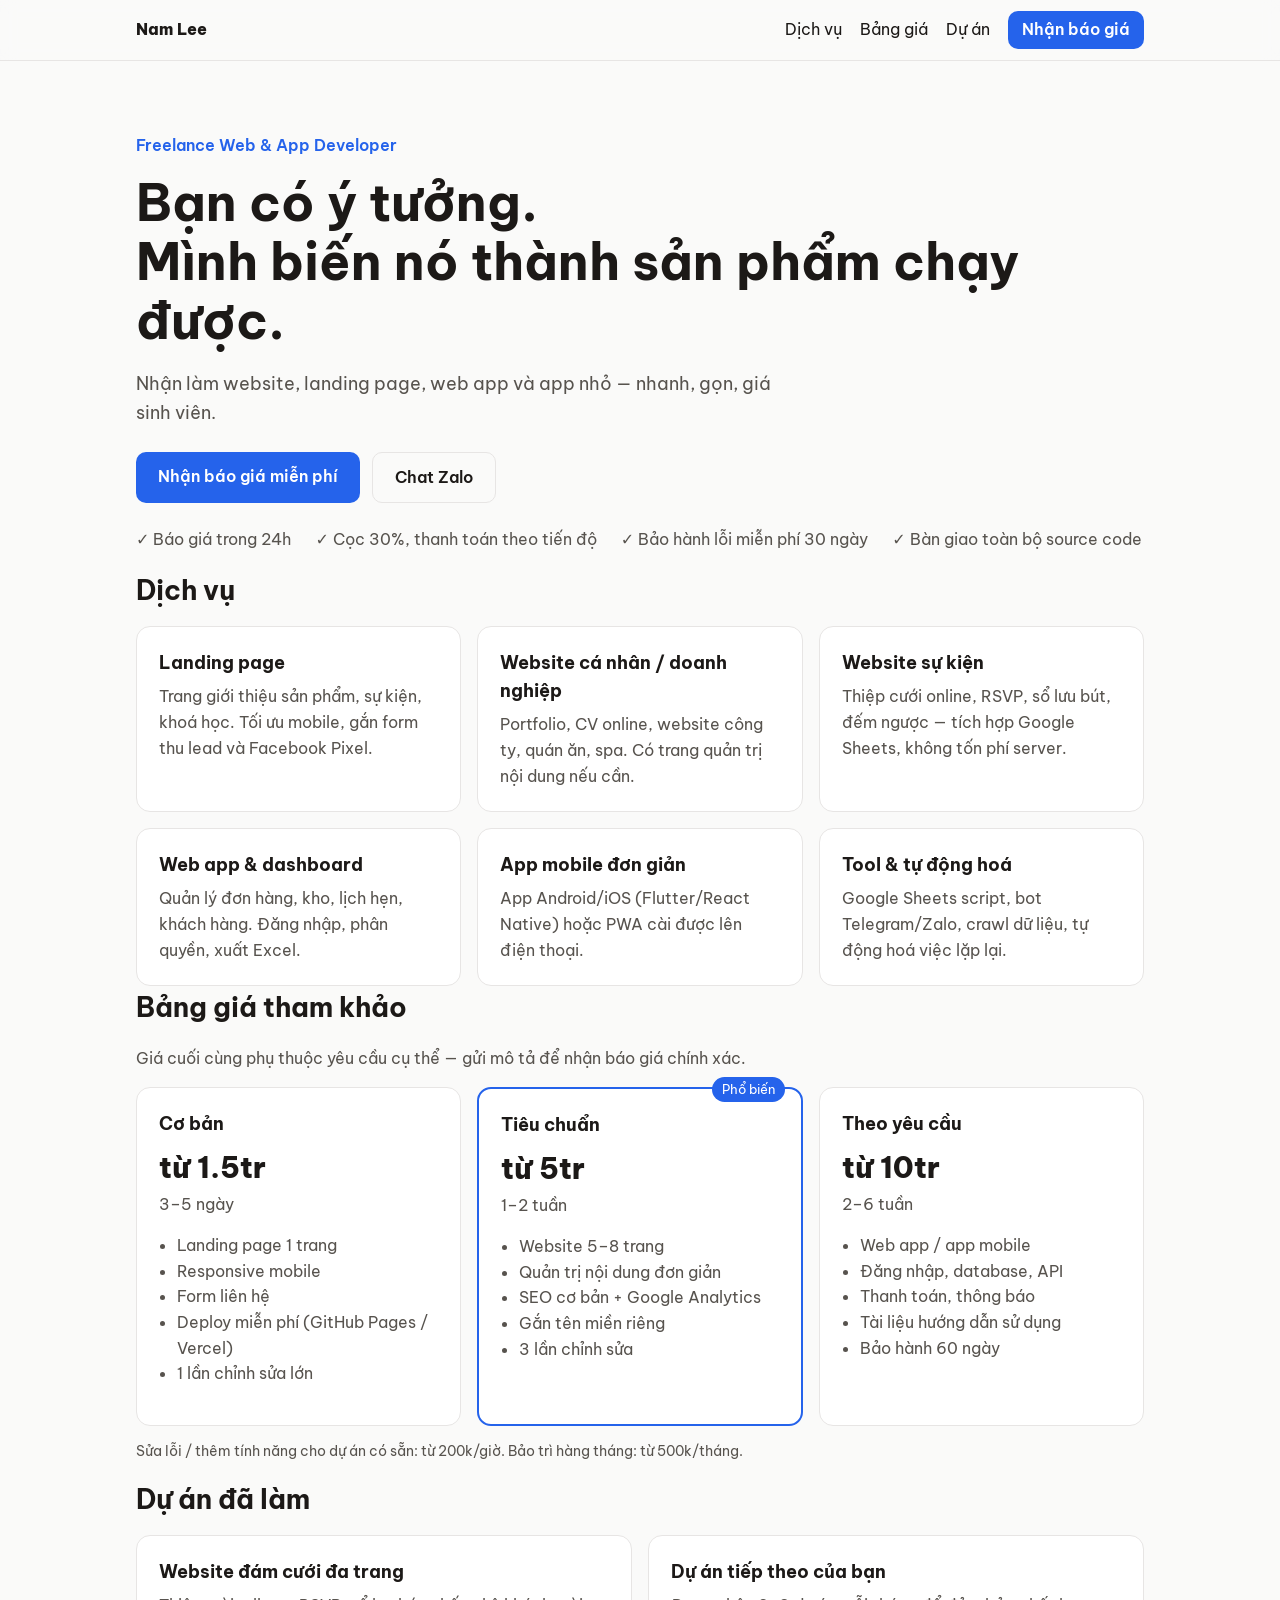
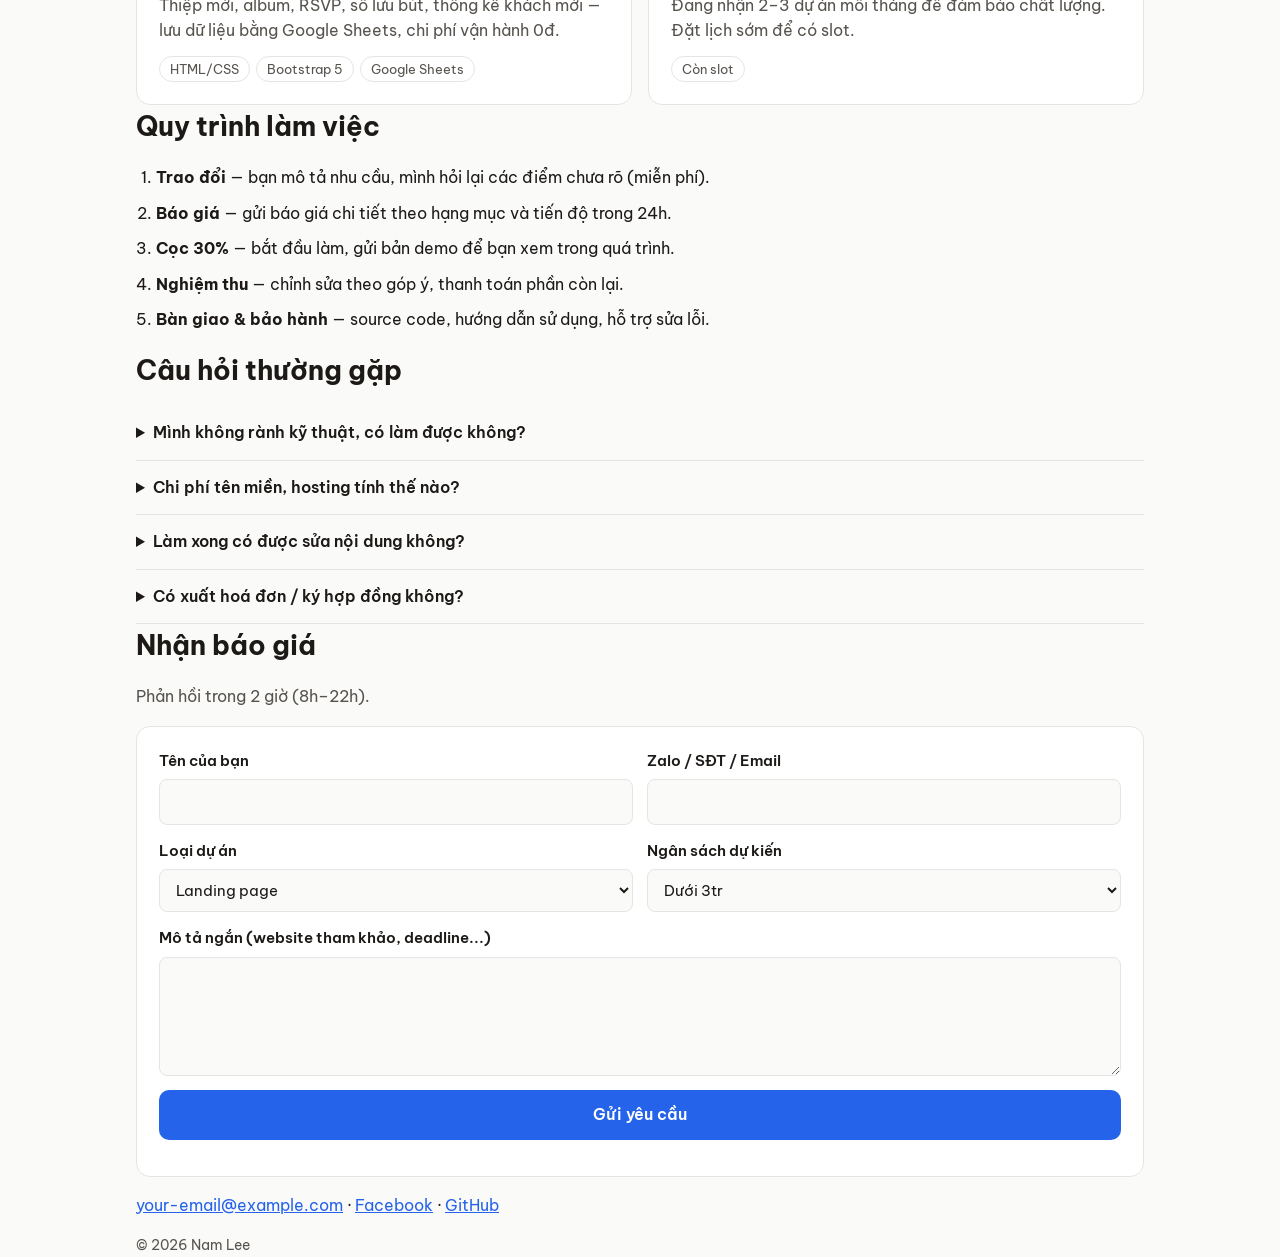
<file: freelance/index.html>
<!doctype html>
<html lang="vi">
<head>
  <meta charset="utf-8">
  <meta name="viewport" content="width=device-width, initial-scale=1">
  <title>Nhận làm Website & App</title>
  <meta name="description" content="Nhận thiết kế website, landing page, web app, app mobile và tool tự động hoá cho cá nhân, shop online và doanh nghiệp nhỏ.">
  <meta property="og:title" content="Nhận làm Website & App theo yêu cầu">
  <meta property="og:description" content="Landing page, website bán hàng, web app, tool tự động hoá. Báo giá trong 24h.">
  <link rel="preconnect" href="https://fonts.googleapis.com">
  <link href="https://fonts.googleapis.com/css2?family=Be+Vietnam+Pro:wght@400;600;800&display=swap" rel="stylesheet">
  <link rel="stylesheet" href="assets/style.css">
</head>
<body>
  <header class="nav">
    <div class="wrap nav-inner">
      <a href="#" class="brand" data-bind="name">Nam Lee</a>
      <nav>
        <a href="#services">Dịch vụ</a>
        <a href="#pricing">Bảng giá</a>
        <a href="#work">Dự án</a>
        <a href="#contact" class="btn btn-sm">Nhận báo giá</a>
      </nav>
    </div>
  </header>

  <main>
    <section class="hero wrap">
      <p class="eyebrow" data-bind="title">Freelance Web & App Developer</p>
      <h1>Bạn có ý tưởng.<br>Mình biến nó thành sản phẩm chạy được.</h1>
      <p class="lead" data-bind="tagline"></p>
      <div class="cta">
        <a href="#contact" class="btn">Nhận báo giá miễn phí</a>
        <a id="zalo-link" href="#" class="btn btn-ghost" target="_blank" rel="noopener">Chat Zalo</a>
      </div>
      <ul class="trust">
        <li>✓ Báo giá trong 24h</li>
        <li>✓ Cọc 30%, thanh toán theo tiến độ</li>
        <li>✓ Bảo hành lỗi miễn phí 30 ngày</li>
        <li>✓ Bàn giao toàn bộ source code</li>
      </ul>
    </section>

    <section id="services" class="wrap">
      <h2>Dịch vụ</h2>
      <div class="grid">
        <article class="card"><h3>Landing page</h3><p>Trang giới thiệu sản phẩm, sự kiện, khoá học. Tối ưu mobile, gắn form thu lead và Facebook Pixel.</p></article>
        <article class="card"><h3>Website cá nhân / doanh nghiệp</h3><p>Portfolio, CV online, website công ty, quán ăn, spa. Có trang quản trị nội dung nếu cần.</p></article>
        <article class="card"><h3>Website sự kiện</h3><p>Thiệp cưới online, RSVP, sổ lưu bút, đếm ngược — tích hợp Google Sheets, không tốn phí server.</p></article>
        <article class="card"><h3>Web app & dashboard</h3><p>Quản lý đơn hàng, kho, lịch hẹn, khách hàng. Đăng nhập, phân quyền, xuất Excel.</p></article>
        <article class="card"><h3>App mobile đơn giản</h3><p>App Android/iOS (Flutter/React Native) hoặc PWA cài được lên điện thoại.</p></article>
        <article class="card"><h3>Tool & tự động hoá</h3><p>Google Sheets script, bot Telegram/Zalo, crawl dữ liệu, tự động hoá việc lặp lại.</p></article>
      </div>
    </section>

    <section id="pricing" class="wrap">
      <h2>Bảng giá tham khảo</h2>
      <p class="muted">Giá cuối cùng phụ thuộc yêu cầu cụ thể — gửi mô tả để nhận báo giá chính xác.</p>
      <div class="grid grid-3">
        <article class="card price">
          <h3>Cơ bản</h3>
          <p class="amount">từ 1.5tr</p>
          <p class="muted">3–5 ngày</p>
          <ul><li>Landing page 1 trang</li><li>Responsive mobile</li><li>Form liên hệ</li><li>Deploy miễn phí (GitHub Pages / Vercel)</li><li>1 lần chỉnh sửa lớn</li></ul>
        </article>
        <article class="card price featured">
          <span class="badge">Phổ biến</span>
          <h3>Tiêu chuẩn</h3>
          <p class="amount">từ 5tr</p>
          <p class="muted">1–2 tuần</p>
          <ul><li>Website 5–8 trang</li><li>Quản trị nội dung đơn giản</li><li>SEO cơ bản + Google Analytics</li><li>Gắn tên miền riêng</li><li>3 lần chỉnh sửa</li></ul>
        </article>
        <article class="card price">
          <h3>Theo yêu cầu</h3>
          <p class="amount">từ 10tr</p>
          <p class="muted">2–6 tuần</p>
          <ul><li>Web app / app mobile</li><li>Đăng nhập, database, API</li><li>Thanh toán, thông báo</li><li>Tài liệu hướng dẫn sử dụng</li><li>Bảo hành 60 ngày</li></ul>
        </article>
      </div>
      <p class="muted small">Sửa lỗi / thêm tính năng cho dự án có sẵn: từ 200k/giờ. Bảo trì hàng tháng: từ 500k/tháng.</p>
    </section>

    <section id="work" class="wrap">
      <h2>Dự án đã làm</h2>
      <div class="grid">
        <a class="card work" href="../index.html">
          <h3>Website đám cưới đa trang</h3>
          <p>Thiệp mời, album, RSVP, sổ lưu bút, thống kê khách mời — lưu dữ liệu bằng Google Sheets, chi phí vận hành 0đ.</p>
          <p class="tags"><span>HTML/CSS</span><span>Bootstrap 5</span><span>Google Sheets</span></p>
        </a>
        <a class="card work" href="#contact">
          <h3>Dự án tiếp theo của bạn</h3>
          <p>Đang nhận 2–3 dự án mỗi tháng để đảm bảo chất lượng. Đặt lịch sớm để có slot.</p>
          <p class="tags"><span>Còn slot</span></p>
        </a>
      </div>
    </section>

    <section id="process" class="wrap">
      <h2>Quy trình làm việc</h2>
      <ol class="steps">
        <li><b>Trao đổi</b> — bạn mô tả nhu cầu, mình hỏi lại các điểm chưa rõ (miễn phí).</li>
        <li><b>Báo giá</b> — gửi báo giá chi tiết theo hạng mục và tiến độ trong 24h.</li>
        <li><b>Cọc 30%</b> — bắt đầu làm, gửi bản demo để bạn xem trong quá trình.</li>
        <li><b>Nghiệm thu</b> — chỉnh sửa theo góp ý, thanh toán phần còn lại.</li>
        <li><b>Bàn giao & bảo hành</b> — source code, hướng dẫn sử dụng, hỗ trợ sửa lỗi.</li>
      </ol>
    </section>

    <section id="faq" class="wrap">
      <h2>Câu hỏi thường gặp</h2>
      <details><summary>Mình không rành kỹ thuật, có làm được không?</summary><p>Được. Bạn chỉ cần mô tả bằng lời hoặc gửi website mẫu bạn thích, phần kỹ thuật mình lo.</p></details>
      <details><summary>Chi phí tên miền, hosting tính thế nào?</summary><p>Website tĩnh có thể host miễn phí. Tên miền .com khoảng 300k/năm, đăng ký đứng tên bạn.</p></details>
      <details><summary>Làm xong có được sửa nội dung không?</summary><p>Có. Mình hướng dẫn cách tự sửa, hoặc làm trang quản trị nếu bạn cần cập nhật thường xuyên.</p></details>
      <details><summary>Có xuất hoá đơn / ký hợp đồng không?</summary><p>Có hợp đồng dịch vụ rõ phạm vi, tiến độ, chi phí cho mọi dự án từ gói Tiêu chuẩn trở lên.</p></details>
    </section>

    <section id="contact" class="wrap">
      <h2>Nhận báo giá</h2>
      <p class="muted">Phản hồi <span data-bind="responseTime"></span>.</p>
      <form id="lead-form" class="card form">
        <label>Tên của bạn<input name="name" required></label>
        <label>Zalo / SĐT / Email<input name="contact" required></label>
        <label>Loại dự án
          <select name="type">
            <option>Landing page</option><option>Website</option><option>Website sự kiện / thiệp cưới</option>
            <option>Web app / dashboard</option><option>App mobile</option><option>Tool / tự động hoá</option><option>Sửa lỗi / bảo trì</option>
          </select>
        </label>
        <label>Ngân sách dự kiến
          <select name="budget"><option>Dưới 3tr</option><option>3–7tr</option><option>7–15tr</option><option>Trên 15tr</option><option>Chưa rõ</option></select>
        </label>
        <label class="full">Mô tả ngắn (website tham khảo, deadline...)<textarea name="message" rows="4" required></textarea></label>
        <button class="btn full" type="submit">Gửi yêu cầu</button>
        <p id="form-status" class="full muted" role="status"></p>
      </form>
      <p class="links">
        <a id="email-link" href="#"></a> · <a id="fb-link" href="#" target="_blank" rel="noopener">Facebook</a> · <a id="gh-link" href="#" target="_blank" rel="noopener">GitHub</a>
      </p>
    </section>
  </main>

  <footer class="wrap muted small">© <span id="year"></span> <span data-bind="name"></span></footer>

  <script src="assets/config.js"></script>
  <script src="assets/main.js"></script>
</body>
</html>
</file>
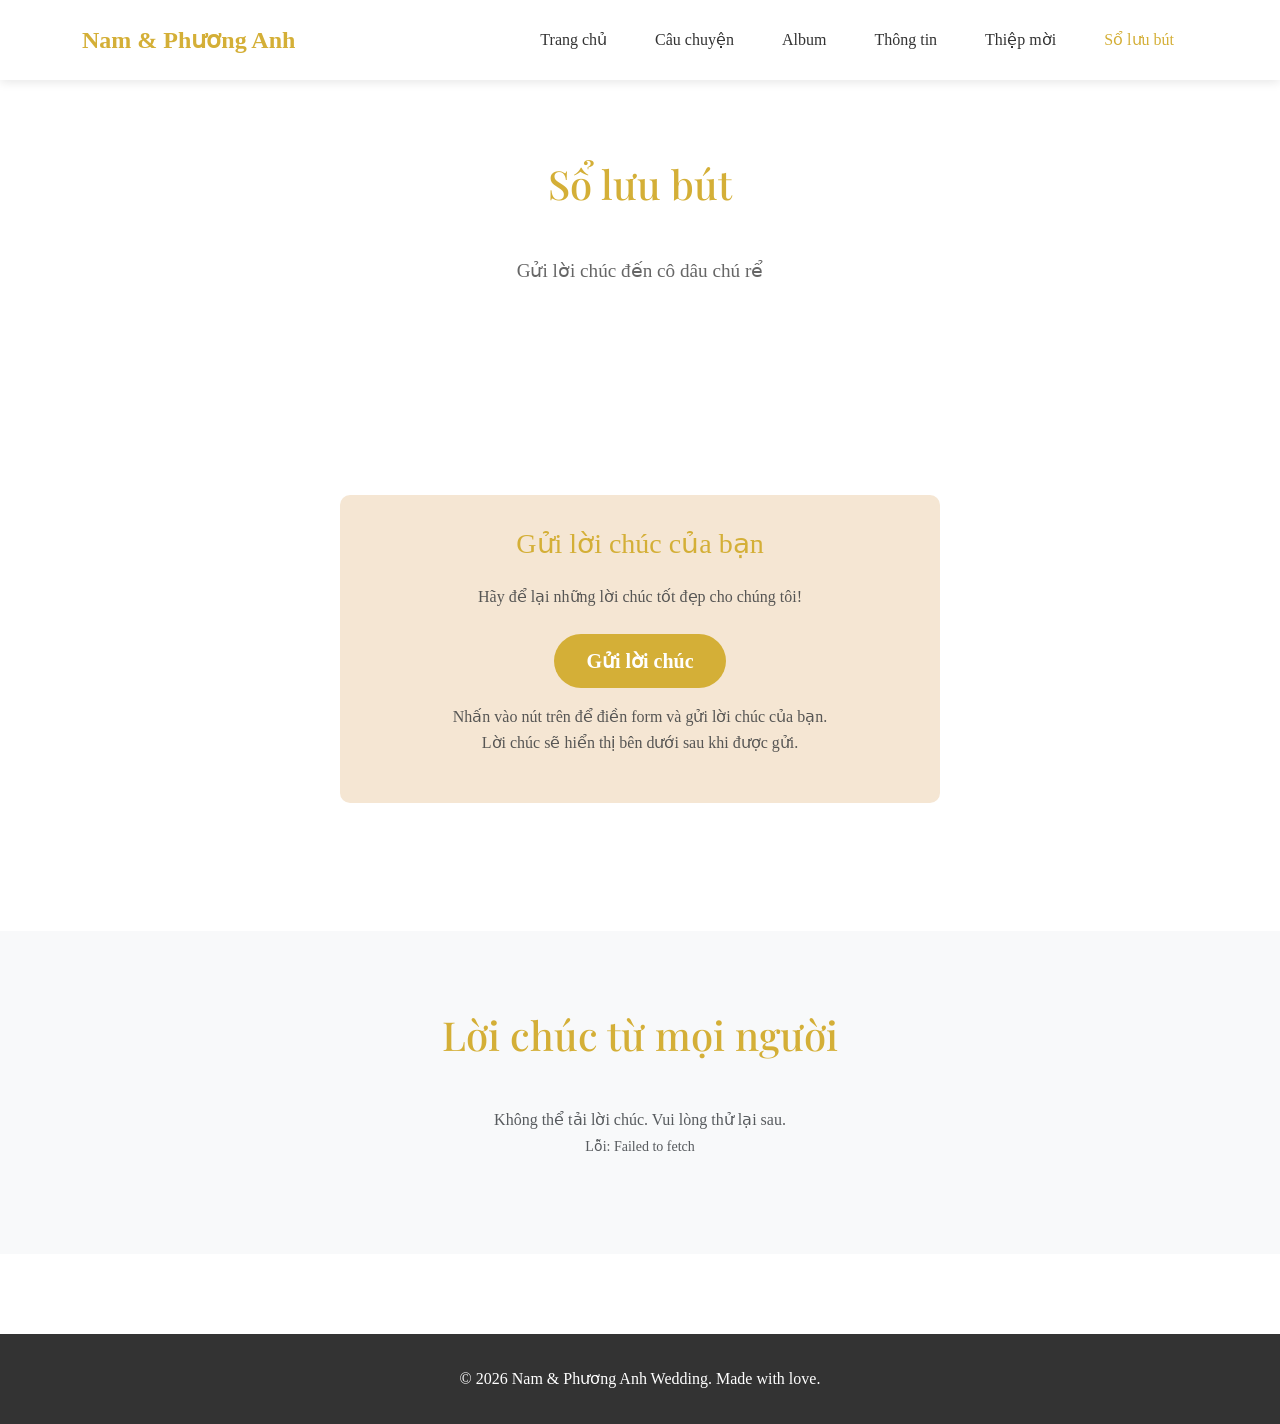
<file: guestbook.html>
<!DOCTYPE html>
<html lang="vi">
<head>
    <meta charset="UTF-8">
    <meta name="viewport" content="width=device-width, initial-scale=1.0">
    <title>Sổ lưu bút - Nam & Phương Anh</title>

    <!-- Bootstrap 5 CSS -->
    <link href="https://cdn.jsdelivr.net/npm/bootstrap@5.3.0/dist/css/bootstrap.min.css" rel="stylesheet">

    <!-- Google Fonts -->
    <link href="https://fonts.googleapis.com/css2?family=Playfair+Display:wght@400;700&family=Roboto:wght@300;400;700&display=swap" rel="stylesheet">

    <!-- Custom CSS -->
    <link rel="stylesheet" href="assets/css/style.css">
</head>
<body>
    <!-- Navigation -->
    <nav class="navbar navbar-expand-lg navbar-light fixed-top">
        <div class="container">
            <a class="navbar-brand" href="index.html">Nam & Phương Anh</a>
            <button class="navbar-toggler" type="button" data-bs-toggle="collapse" data-bs-target="#navbarNav">
                <span class="navbar-toggler-icon"></span>
            </button>
            <div class="collapse navbar-collapse" id="navbarNav">
                <ul class="navbar-nav ms-auto">
                    <li class="nav-item">
                        <a class="nav-link" href="index.html">Trang chủ</a>
                    </li>
                    <li class="nav-item">
                        <a class="nav-link" href="story.html">Câu chuyện</a>
                    </li>
                    <li class="nav-item">
                        <a class="nav-link" href="album.html">Album</a>
                    </li>
                    <li class="nav-item">
                        <a class="nav-link" href="info.html">Thông tin</a>
                    </li>
                    <li class="nav-item">
                        <a class="nav-link" href="invite.html">Thiệp mời</a>
                    </li>
                    <li class="nav-item">
                        <a class="nav-link" href="guestbook.html">Sổ lưu bút</a>
                    </li>
                </ul>
            </div>
        </div>
    </nav>

    <!-- Header Section -->
    <section class="section" style="margin-top: 80px;">
        <div class="container">
            <h1 class="section-title">Sổ lưu bút</h1>
            <p class="section-subtitle">Gửi lời chúc đến cô dâu chú rể</p>
        </div>
    </section>

    <!-- Guestbook Form Section -->
    <section class="section">
        <div class="container">
            <div class="guestbook-form">
                <h3 class="text-center mb-4" style="color: var(--primary-color);">Gửi lời chúc của bạn</h3>
                <p class="text-center text-muted mb-4">
                    Hãy để lại những lời chúc tốt đẹp cho chúng tôi!
                </p>

                <!-- Google Form Embed -->
                <div id="form-container">
                    <p class="text-center">
                        <a href="#" id="google-form-link" target="_blank" class="btn btn-primary btn-lg">
                            Gửi lời chúc
                        </a>
                    </p>
                    <p class="text-center text-muted mt-3">
                        Nhấn vào nút trên để điền form và gửi lời chúc của bạn.<br>
                        Lời chúc sẽ hiển thị bên dưới sau khi được gửi.
                    </p>
                </div>
            </div>
        </div>
    </section>

    <!-- Messages Display Section -->
    <section class="section bg-light">
        <div class="container">
            <h2 class="section-title">Lời chúc từ mọi người</h2>

            <div class="guestbook-messages">
                <div id="messages-container">
                    <!-- Messages will be loaded here -->
                    <div class="loading">
                        <div class="spinner-border" role="status">
                            <span class="visually-hidden">Đang tải...</span>
                        </div>
                        <p class="mt-3">Đang tải lời chúc...</p>
                    </div>
                </div>
            </div>
        </div>
    </section>

    <!-- Footer -->
    <footer>
        <div class="container">
            <p>&copy; 2026 Nam & Phương Anh Wedding. Made with love.</p>
        </div>
    </footer>

    <!-- Bootstrap 5 JS -->
    <script src="https://cdn.jsdelivr.net/npm/bootstrap@5.3.0/dist/js/bootstrap.bundle.min.js"></script>

    <!-- Main JS -->
    <script src="assets/js/main.js"></script>

    <!-- Guestbook JS -->
    <script src="assets/js/guestbook.js"></script>

    <!-- Page specific script -->
    <script>
        document.addEventListener('DOMContentLoaded', async function() {
            // Load config
            const config = await weddingApp.loadConfig();

            if (config && config.google_form_guestbook) {
                // Set Google Form link
                const formLink = document.getElementById('google-form-link');
                formLink.href = config.google_form_guestbook;

                // Optional: Embed the form directly (uncomment if preferred)
                /*
                const formContainer = document.getElementById('form-container');
                formContainer.innerHTML = `
                    <iframe
                        src="${config.google_form_guestbook}?embedded=true"
                        width="100%"
                        height="800"
                        frameborder="0"
                        marginheight="0"
                        marginwidth="0">
                        Đang tải…
                    </iframe>
                `;
                */
            } else {
                const formLink = document.getElementById('google-form-link');
                formLink.style.display = 'none';
                document.getElementById('form-container').innerHTML = `
                    <p class="text-center text-muted">
                        Google Form chưa được cấu hình.<br>
                        Vui lòng cập nhật trong file config.json
                    </p>
                `;
            }
        });
    </script>
</body>
</html>
</file>
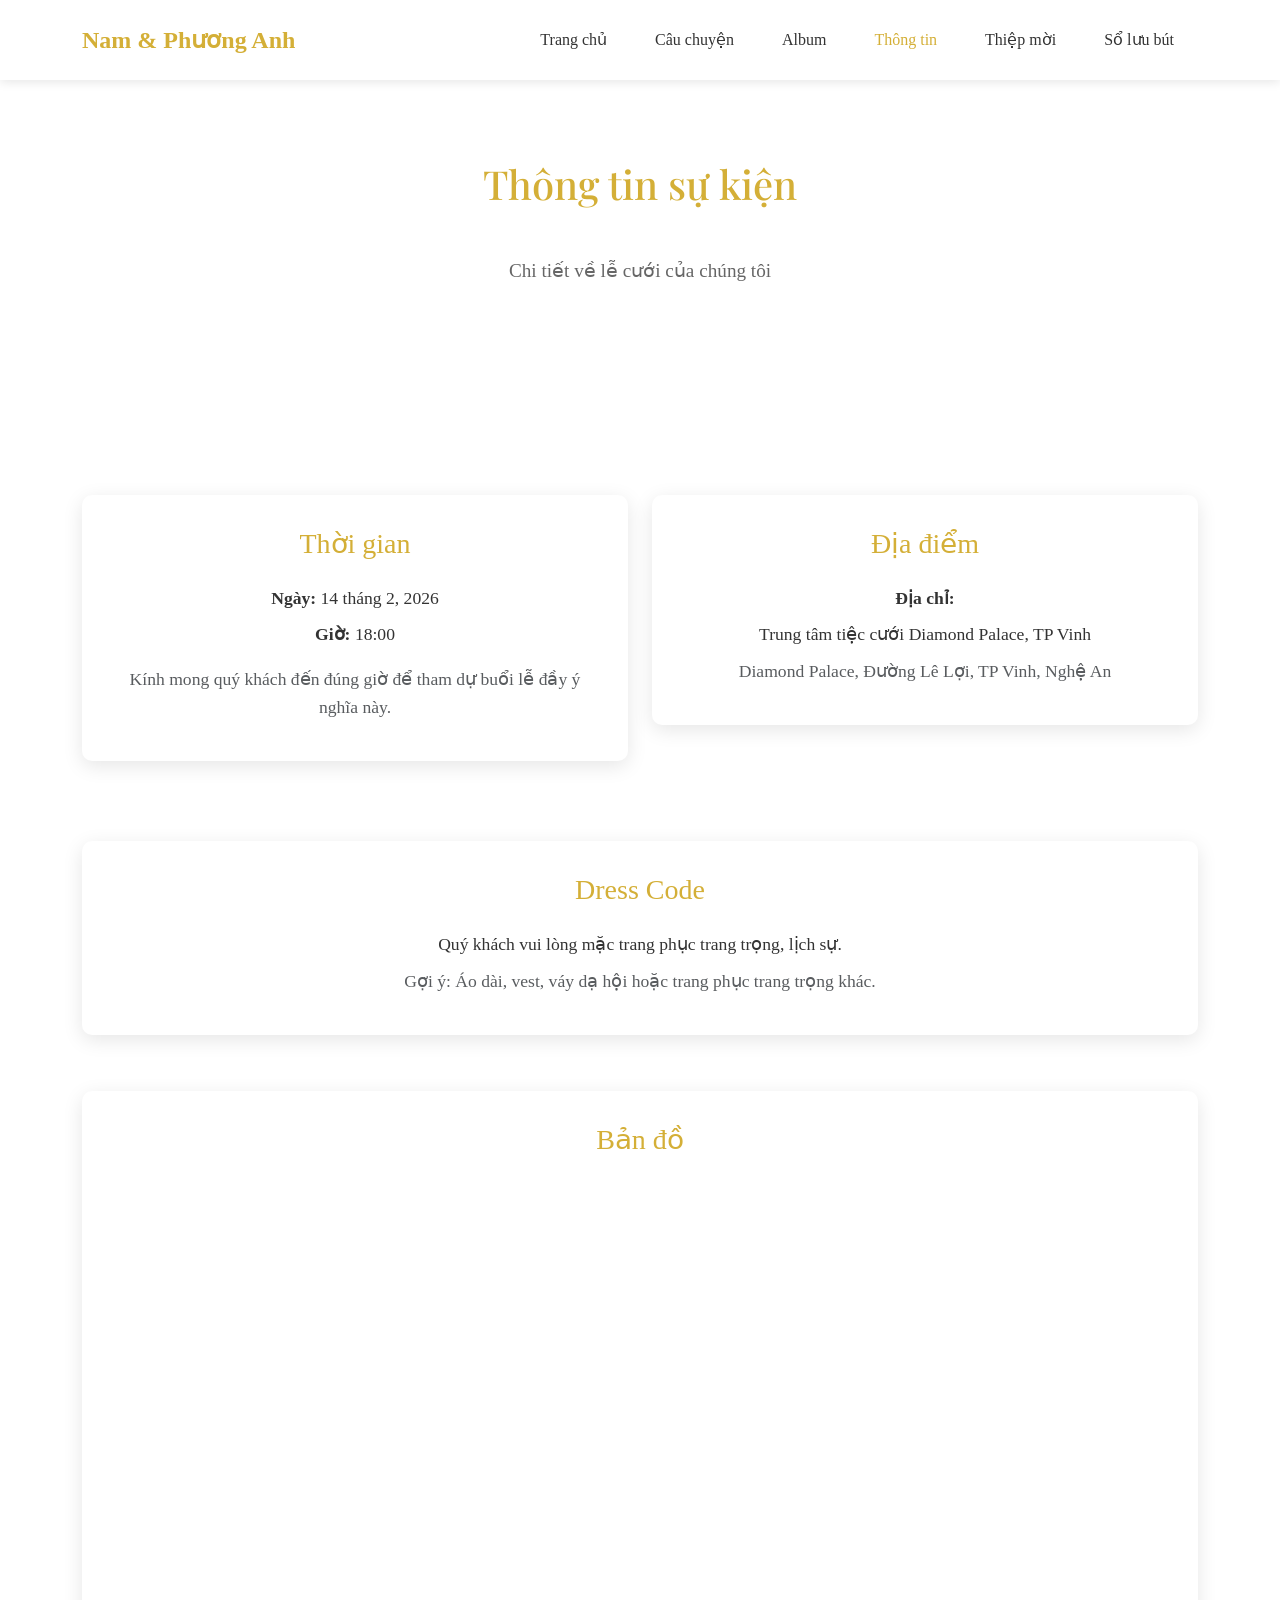
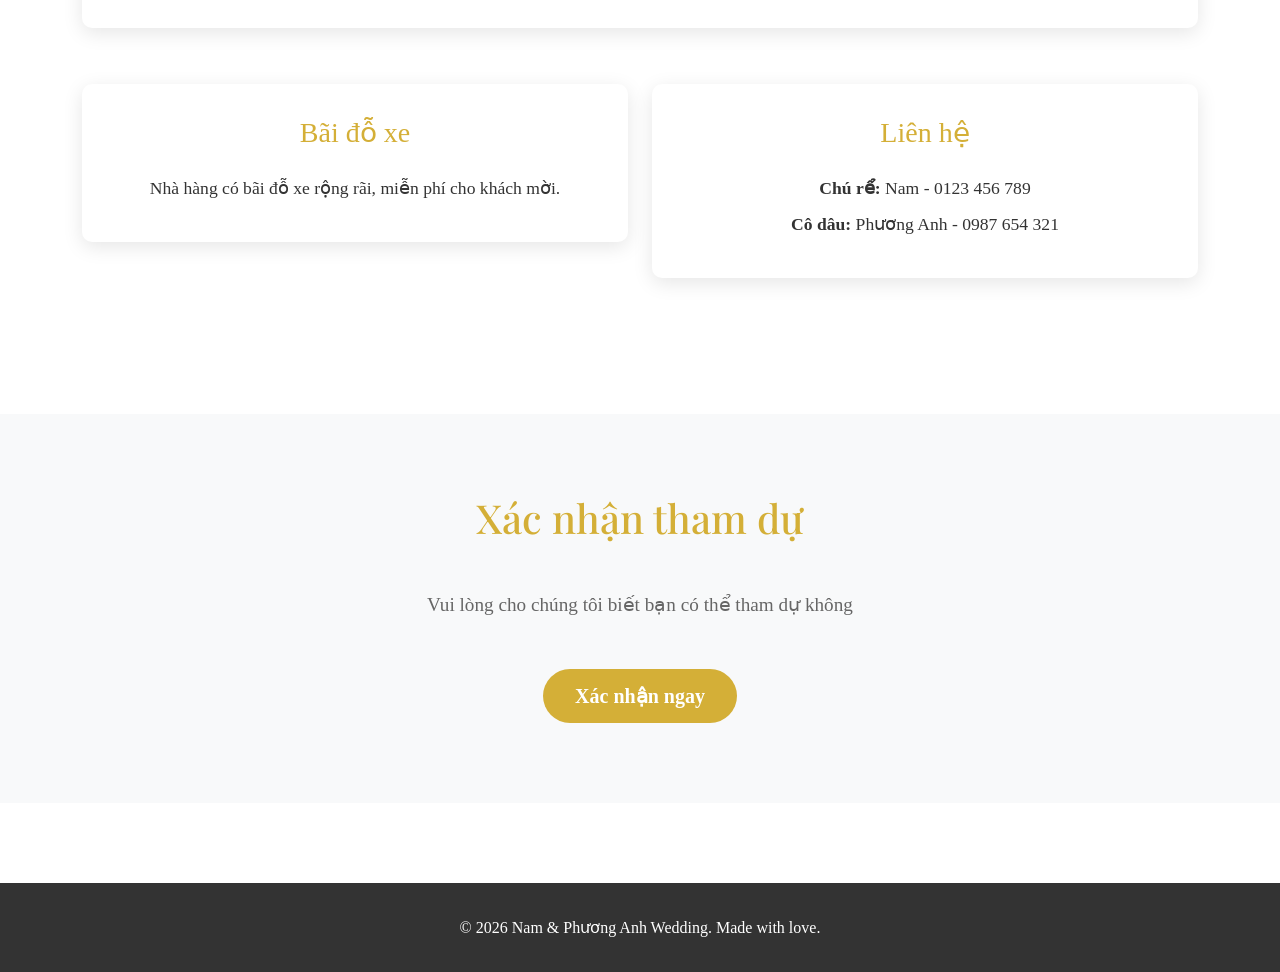
<file: info.html>
<!DOCTYPE html>
<html lang="vi">
<head>
    <meta charset="UTF-8">
    <meta name="viewport" content="width=device-width, initial-scale=1.0">
    <title>Thông tin sự kiện - Nam & Phương Anh</title>

    <!-- Bootstrap 5 CSS -->
    <link href="https://cdn.jsdelivr.net/npm/bootstrap@5.3.0/dist/css/bootstrap.min.css" rel="stylesheet">

    <!-- Google Fonts -->
    <link href="https://fonts.googleapis.com/css2?family=Playfair+Display:wght@400;700&family=Roboto:wght@300;400;700&display=swap" rel="stylesheet">

    <!-- Custom CSS -->
    <link rel="stylesheet" href="assets/css/style.css">
</head>
<body>
    <!-- Navigation -->
    <nav class="navbar navbar-expand-lg navbar-light fixed-top">
        <div class="container">
            <a class="navbar-brand" href="index.html">Nam & Phương Anh</a>
            <button class="navbar-toggler" type="button" data-bs-toggle="collapse" data-bs-target="#navbarNav">
                <span class="navbar-toggler-icon"></span>
            </button>
            <div class="collapse navbar-collapse" id="navbarNav">
                <ul class="navbar-nav ms-auto">
                    <li class="nav-item">
                        <a class="nav-link" href="index.html">Trang chủ</a>
                    </li>
                    <li class="nav-item">
                        <a class="nav-link" href="story.html">Câu chuyện</a>
                    </li>
                    <li class="nav-item">
                        <a class="nav-link" href="album.html">Album</a>
                    </li>
                    <li class="nav-item">
                        <a class="nav-link" href="info.html">Thông tin</a>
                    </li>
                    <li class="nav-item">
                        <a class="nav-link" href="invite.html">Thiệp mời</a>
                    </li>
                    <li class="nav-item">
                        <a class="nav-link" href="guestbook.html">Sổ lưu bút</a>
                    </li>
                </ul>
            </div>
        </div>
    </nav>

    <!-- Header Section -->
    <section class="section" style="margin-top: 80px;">
        <div class="container">
            <h1 class="section-title">Thông tin sự kiện</h1>
            <p class="section-subtitle">Chi tiết về lễ cưới của chúng tôi</p>
        </div>
    </section>

    <!-- Event Info Section -->
    <section class="section">
        <div class="container">
            <div class="row">
                <div class="col-md-6 mb-4">
                    <div class="info-card">
                        <h3>Thời gian</h3>
                        <p><strong>Ngày:</strong> <span id="event-date">14 Tháng 2, 2026</span></p>
                        <p><strong>Giờ:</strong> <span id="event-time">18:00</span></p>
                        <p class="text-muted mt-3">Kính mong quý khách đến đúng giờ để tham dự buổi lễ đầy ý nghĩa này.</p>
                    </div>
                </div>
                <div class="col-md-6 mb-4">
                    <div class="info-card">
                        <h3>Địa điểm</h3>
                        <p><strong>Địa chỉ:</strong></p>
                        <p id="event-address">Trung tâm tiệc cưới Diamond Palace, TP Vinh</p>
                        <p id="event-address-full" class="text-muted">Diamond Palace, Đường Lê Lợi, TP Vinh, Nghệ An</p>
                    </div>
                </div>
            </div>

            <!-- Dress Code -->
            <div class="row mt-4">
                <div class="col-12">
                    <div class="info-card">
                        <h3>Dress Code</h3>
                        <p>Quý khách vui lòng mặc trang phục trang trọng, lịch sự.</p>
                        <p class="text-muted">Gợi ý: Áo dài, vest, váy dạ hội hoặc trang phục trang trọng khác.</p>
                    </div>
                </div>
            </div>

            <!-- Map Section -->
            <div class="row mt-4">
                <div class="col-12">
                    <div class="info-card">
                        <h3>Bản đồ</h3>
                        <div class="map-container" id="map-container">
                            <!-- Google Maps will be embedded here -->
                            <div class="loading">
                                <p>Đang tải bản đồ...</p>
                            </div>
                        </div>
                    </div>
                </div>
            </div>

            <!-- Parking Info -->
            <div class="row mt-4">
                <div class="col-md-6 mb-4">
                    <div class="info-card">
                        <h3>Bãi đỗ xe</h3>
                        <p>Nhà hàng có bãi đỗ xe rộng rãi, miễn phí cho khách mời.</p>
                    </div>
                </div>
                <div class="col-md-6 mb-4">
                    <div class="info-card">
                        <h3>Liên hệ</h3>
                        <p><strong>Chú rể:</strong> <span id="groom-name">Nam</span> - 0123 456 789</p>
                        <p><strong>Cô dâu:</strong> <span id="bride-name">Phương Anh</span> - 0987 654 321</p>
                    </div>
                </div>
            </div>
        </div>
    </section>

    <!-- CTA Section -->
    <section class="section bg-light">
        <div class="container text-center">
            <h2 class="section-title">Xác nhận tham dự</h2>
            <p class="section-subtitle">Vui lòng cho chúng tôi biết bạn có thể tham dự không</p>
            <a href="rsvp-stats.html" class="btn btn-primary btn-lg">Xác nhận ngay</a>
        </div>
    </section>

    <!-- Footer -->
    <footer>
        <div class="container">
            <p>&copy; 2026 Nam & Phương Anh Wedding. Made with love.</p>
        </div>
    </footer>

    <!-- Bootstrap 5 JS -->
    <script src="https://cdn.jsdelivr.net/npm/bootstrap@5.3.0/dist/js/bootstrap.bundle.min.js"></script>

    <!-- Main JS -->
    <script src="assets/js/main.js"></script>

    <!-- Page specific script -->
    <script>
        document.addEventListener('DOMContentLoaded', async function() {
            // Load config
            const config = await weddingApp.loadConfig();

            if (config) {
                // Update event date
                const formattedDate = weddingApp.formatDate(config.wedding_date);
                document.getElementById('event-date').textContent = formattedDate;

                // Update event time
                document.getElementById('event-time').textContent = config.wedding_time || '18:00';

                // Update address
                document.getElementById('event-address').textContent = config.wedding_address;
                if (config.wedding_address_full) {
                    document.getElementById('event-address-full').textContent = config.wedding_address_full;
                }

                // Update names
                document.getElementById('groom-name').textContent = config.groom;
                document.getElementById('bride-name').textContent = config.bride;

                // Load Google Maps
                if (config.google_maps_embed) {
                    const mapContainer = document.getElementById('map-container');
                    mapContainer.innerHTML = `
                        <iframe
                            src="${config.google_maps_embed}"
                            allowfullscreen=""
                            loading="lazy"
                            referrerpolicy="no-referrer-when-downgrade">
                        </iframe>
                    `;
                } else {
                    const mapContainer = document.getElementById('map-container');
                    mapContainer.innerHTML = `
                        <p class="text-center text-muted">Bản đồ chưa được cấu hình. Vui lòng cập nhật trong file config.json</p>
                    `;
                }
            }
        });
    </script>
</body>
</html>
</file>
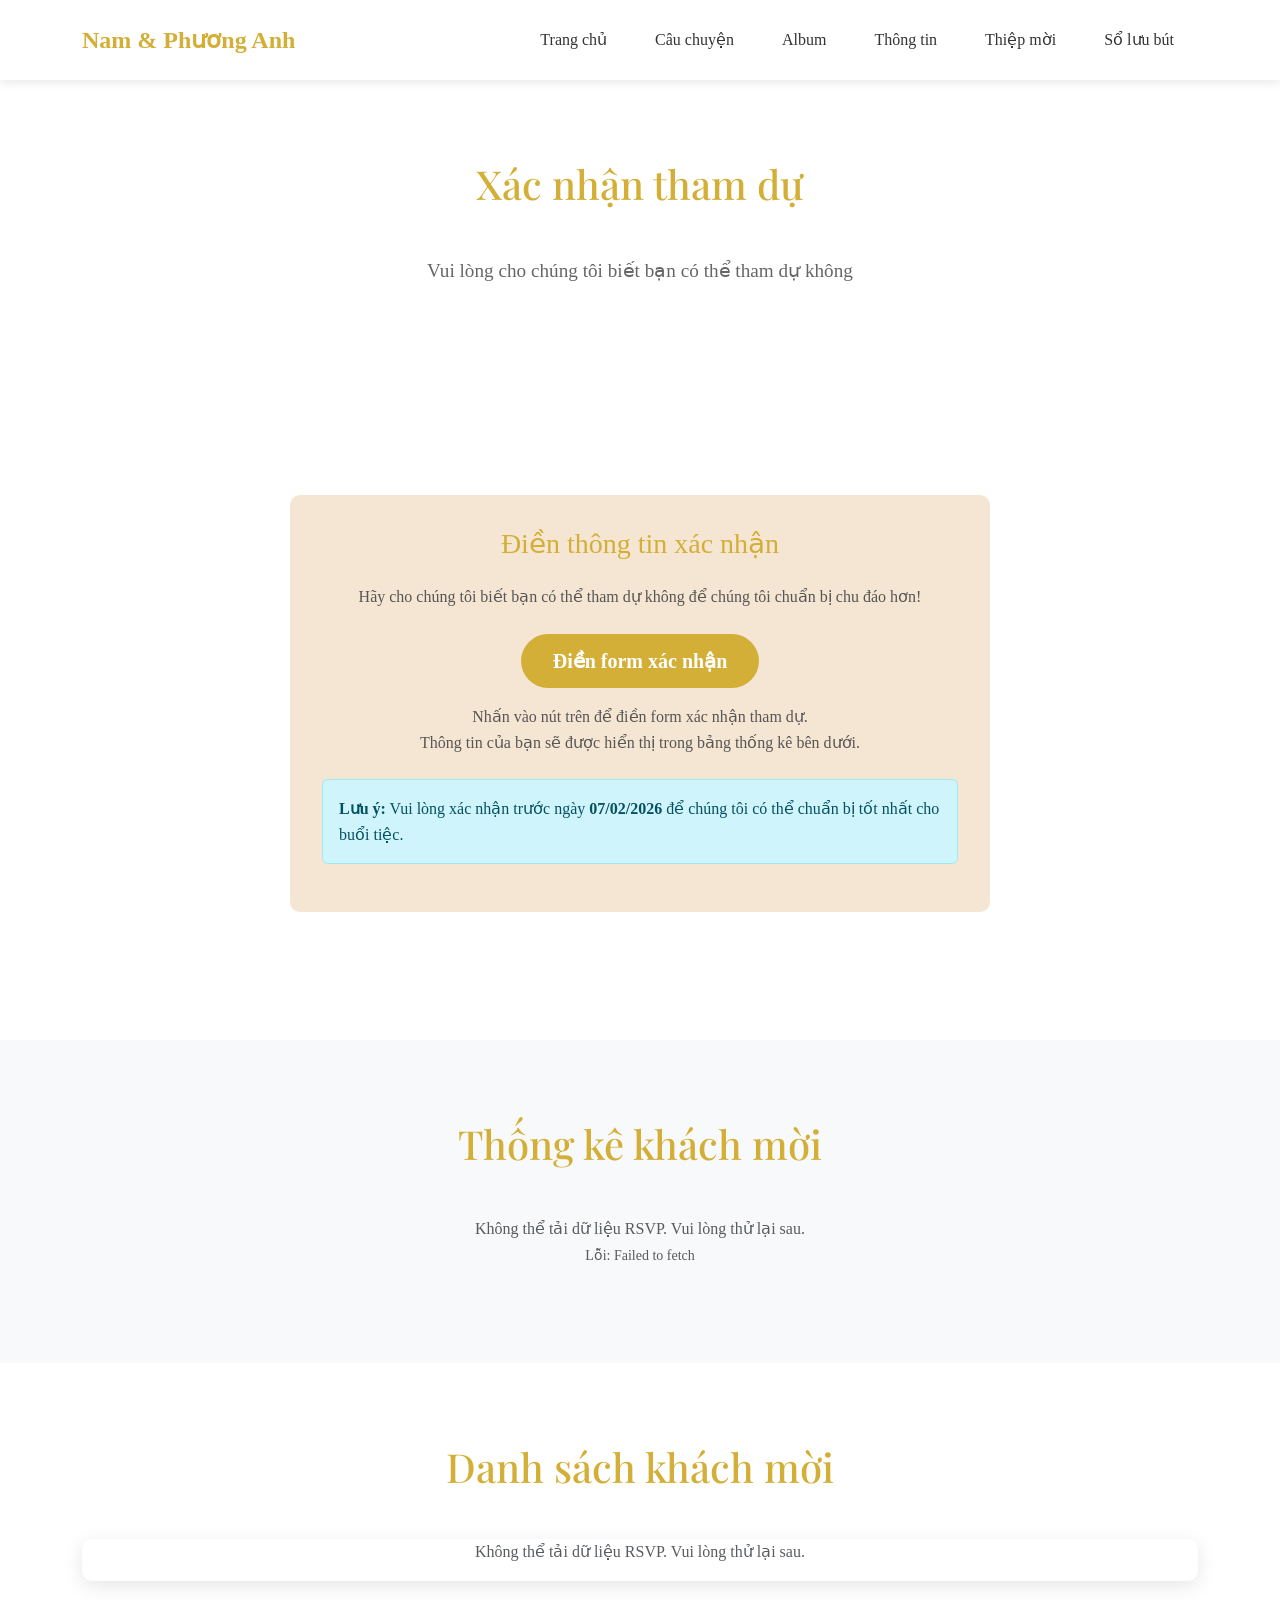
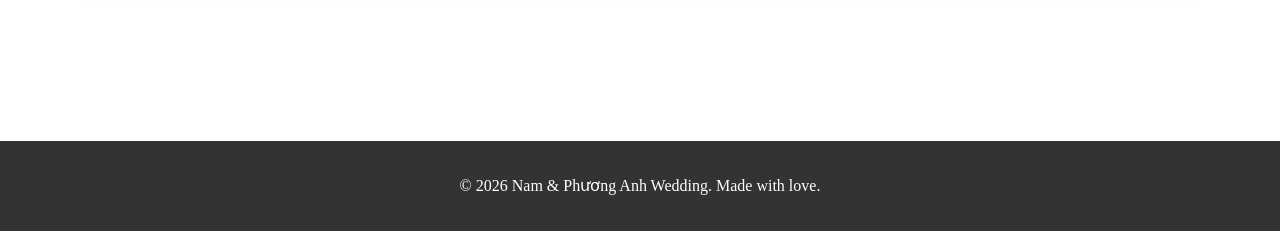
<file: rsvp-stats.html>
<!DOCTYPE html>
<html lang="vi">
<head>
    <meta charset="UTF-8">
    <meta name="viewport" content="width=device-width, initial-scale=1.0">
    <title>Xác nhận tham dự - Nam & Phương Anh</title>

    <!-- Bootstrap 5 CSS -->
    <link href="https://cdn.jsdelivr.net/npm/bootstrap@5.3.0/dist/css/bootstrap.min.css" rel="stylesheet">

    <!-- Google Fonts -->
    <link href="https://fonts.googleapis.com/css2?family=Playfair+Display:wght@400;700&family=Roboto:wght@300;400;700&display=swap" rel="stylesheet">

    <!-- Custom CSS -->
    <link rel="stylesheet" href="assets/css/style.css">
</head>
<body>
    <!-- Navigation -->
    <nav class="navbar navbar-expand-lg navbar-light fixed-top">
        <div class="container">
            <a class="navbar-brand" href="index.html">Nam & Phương Anh</a>
            <button class="navbar-toggler" type="button" data-bs-toggle="collapse" data-bs-target="#navbarNav">
                <span class="navbar-toggler-icon"></span>
            </button>
            <div class="collapse navbar-collapse" id="navbarNav">
                <ul class="navbar-nav ms-auto">
                    <li class="nav-item">
                        <a class="nav-link" href="index.html">Trang chủ</a>
                    </li>
                    <li class="nav-item">
                        <a class="nav-link" href="story.html">Câu chuyện</a>
                    </li>
                    <li class="nav-item">
                        <a class="nav-link" href="album.html">Album</a>
                    </li>
                    <li class="nav-item">
                        <a class="nav-link" href="info.html">Thông tin</a>
                    </li>
                    <li class="nav-item">
                        <a class="nav-link" href="invite.html">Thiệp mời</a>
                    </li>
                    <li class="nav-item">
                        <a class="nav-link" href="guestbook.html">Sổ lưu bút</a>
                    </li>
                </ul>
            </div>
        </div>
    </nav>

    <!-- Header Section -->
    <section class="section" style="margin-top: 80px;">
        <div class="container">
            <h1 class="section-title">Xác nhận tham dự</h1>
            <p class="section-subtitle">Vui lòng cho chúng tôi biết bạn có thể tham dự không</p>
        </div>
    </section>

    <!-- RSVP Form Section -->
    <section class="section">
        <div class="container">
            <div class="guestbook-form" style="max-width: 700px;">
                <h3 class="text-center mb-4" style="color: var(--primary-color);">Điền thông tin xác nhận</h3>
                <p class="text-center text-muted mb-4">
                    Hãy cho chúng tôi biết bạn có thể tham dự không để chúng tôi chuẩn bị chu đáo hơn!
                </p>

                <!-- Google Form Embed -->
                <div id="form-container">
                    <p class="text-center">
                        <a href="#" id="google-form-link" target="_blank" class="btn btn-primary btn-lg">
                            Điền form xác nhận
                        </a>
                    </p>
                    <p class="text-center text-muted mt-3">
                        Nhấn vào nút trên để điền form xác nhận tham dự.<br>
                        Thông tin của bạn sẽ được hiển thị trong bảng thống kê bên dưới.
                    </p>
                </div>

                <div class="alert alert-info mt-4" role="alert">
                    <strong>Lưu ý:</strong> Vui lòng xác nhận trước ngày <strong id="rsvp-deadline">01/02/2026</strong> để chúng tôi có thể chuẩn bị tốt nhất cho buổi tiệc.
                </div>
            </div>
        </div>
    </section>

    <!-- Statistics Section -->
    <section class="section bg-light">
        <div class="container">
            <h2 class="section-title">Thống kê khách mời</h2>

            <div id="stats-summary">
                <!-- Stats cards will be loaded here -->
                <div class="loading">
                    <div class="spinner-border" role="status">
                        <span class="visually-hidden">Đang tải...</span>
                    </div>
                    <p class="mt-3">Đang tải thống kê...</p>
                </div>
            </div>
        </div>
    </section>

    <!-- RSVP Table Section -->
    <section class="section">
        <div class="container">
            <h2 class="section-title">Danh sách khách mời</h2>

            <div class="rsvp-table" id="rsvp-table">
                <!-- Table will be loaded here -->
                <div class="loading">
                    <div class="spinner-border" role="status">
                        <span class="visually-hidden">Đang tải...</span>
                    </div>
                    <p class="mt-3">Đang tải danh sách...</p>
                </div>
            </div>
        </div>
    </section>

    <!-- Footer -->
    <footer>
        <div class="container">
            <p>&copy; 2026 Nam & Phương Anh Wedding. Made with love.</p>
        </div>
    </footer>

    <!-- Bootstrap 5 JS -->
    <script src="https://cdn.jsdelivr.net/npm/bootstrap@5.3.0/dist/js/bootstrap.bundle.min.js"></script>

    <!-- Main JS -->
    <script src="assets/js/main.js"></script>

    <!-- RSVP JS -->
    <script src="assets/js/rsvp.js"></script>

    <!-- Page specific script -->
    <script>
        document.addEventListener('DOMContentLoaded', async function() {
            // Load config
            const config = await weddingApp.loadConfig();

            if (config && config.google_form_rsvp) {
                // Set Google Form link
                const formLink = document.getElementById('google-form-link');
                formLink.href = config.google_form_rsvp;

                // Optional: Embed the form directly (uncomment if preferred)
                /*
                const formContainer = document.getElementById('form-container');
                formContainer.innerHTML = `
                    <iframe
                        src="${config.google_form_rsvp}?embedded=true"
                        width="100%"
                        height="900"
                        frameborder="0"
                        marginheight="0"
                        marginwidth="0">
                        Đang tải…
                    </iframe>
                `;
                */
            } else {
                const formLink = document.getElementById('google-form-link');
                formLink.style.display = 'none';
                document.getElementById('form-container').innerHTML = `
                    <p class="text-center text-muted">
                        Google Form RSVP chưa được cấu hình.<br>
                        Vui lòng cập nhật trong file config.json
                    </p>
                `;
            }

            // Set RSVP deadline (1 week before wedding)
            if (config && config.wedding_date) {
                const weddingDate = new Date(config.wedding_date);
                const deadlineDate = new Date(weddingDate);
                deadlineDate.setDate(deadlineDate.getDate() - 7);

                const formattedDeadline = deadlineDate.toLocaleDateString('vi-VN', {
                    day: '2-digit',
                    month: '2-digit',
                    year: 'numeric'
                });

                document.getElementById('rsvp-deadline').textContent = formattedDeadline;
            }
        });
    </script>
</body>
</html>
</file>
<file: freelance/assets/style.css>
:root {
  --bg: #fafaf9; --surface: #ffffff; --text: #1c1917; --muted: #57534e;
  --line: #e7e5e4; --accent: #2563eb; --accent-text: #ffffff;
}
@media (prefers-color-scheme: dark) {
  :root {
    --bg: #0c0a09; --surface: #1c1917; --text: #f5f5f4; --muted: #a8a29e;
    --line: #292524; --accent: #60a5fa; --accent-text: #0c0a09;
  }
}
* { box-sizing: border-box; }
html { scroll-behavior: smooth; }
body { margin: 0; background: var(--bg); color: var(--text); font: 16px/1.6 "Be Vietnam Pro", system-ui, sans-serif; }
a { color: var(--accent); }
.wrap { max-width: 1040px; margin: 0 auto; padding: 0 16px; }
section { padding: 56px 0 8px; }
h1 { font-size: clamp(2rem, 5vw, 3.2rem); line-height: 1.15; margin: .3em 0; }
h2 { font-size: 1.7rem; margin: 0 0 .5em; }
h3 { margin: 0 0 .4em; font-size: 1.1rem; }
.muted { color: var(--muted); }
.small { font-size: .9rem; }

.nav { position: sticky; top: 0; z-index: 10; background: color-mix(in srgb, var(--bg) 85%, transparent); backdrop-filter: blur(8px); border-bottom: 1px solid var(--line); }
.nav-inner { display: flex; align-items: center; justify-content: space-between; height: 60px; }
.brand { font-weight: 800; color: var(--text); text-decoration: none; }
.nav nav { display: flex; gap: 18px; align-items: center; }
.nav nav a:not(.btn) { color: var(--text); text-decoration: none; }
@media (max-width: 640px) { .nav nav a:not(.btn) { display: none; } }

.btn { display: inline-block; background: var(--accent); color: var(--accent-text); padding: 12px 22px; border-radius: 10px; font-weight: 600; text-decoration: none; border: 0; cursor: pointer; font: inherit; font-weight: 600; }
.btn-sm { padding: 6px 14px; }
.btn-ghost { background: transparent; color: var(--text); border: 1px solid var(--line); }

.hero { padding-top: 72px; }
.eyebrow { color: var(--accent); font-weight: 600; margin: 0; }
.lead { font-size: 1.15rem; color: var(--muted); max-width: 640px; }
.cta { display: flex; gap: 12px; flex-wrap: wrap; margin: 24px 0; }
.trust { list-style: none; padding: 0; display: flex; flex-wrap: wrap; gap: 8px 24px; color: var(--muted); }

.grid { display: grid; gap: 16px; grid-template-columns: repeat(auto-fit, minmax(260px, 1fr)); }
.card { background: var(--surface); border: 1px solid var(--line); border-radius: 14px; padding: 22px; position: relative; }
.card p { margin: 0; color: var(--muted); }
a.card { text-decoration: none; color: inherit; transition: border-color .2s; }
a.card:hover { border-color: var(--accent); }

.price .amount { font-size: 1.8rem; font-weight: 800; color: var(--text); }
.price ul { padding-left: 18px; color: var(--muted); }
.featured { border: 2px solid var(--accent); }
.badge { position: absolute; top: -12px; right: 16px; background: var(--accent); color: var(--accent-text); font-size: .8rem; padding: 2px 10px; border-radius: 99px; }
.tags { display: flex; gap: 6px; flex-wrap: wrap; margin-top: 12px !important; }
.tags span { font-size: .8rem; border: 1px solid var(--line); border-radius: 99px; padding: 2px 10px; }

.steps { padding-left: 20px; }
.steps li { margin-bottom: 10px; }
details { border-bottom: 1px solid var(--line); padding: 14px 0; }
summary { cursor: pointer; font-weight: 600; }
details p { color: var(--muted); margin: 8px 0 0; }

.form { display: grid; gap: 14px; grid-template-columns: 1fr 1fr; }
.form .full { grid-column: 1 / -1; }
@media (max-width: 640px) { .form { grid-template-columns: 1fr; } }
label { display: flex; flex-direction: column; gap: 6px; font-weight: 600; font-size: .95rem; }
input, select, textarea { font: inherit; font-weight: 400; padding: 10px 12px; border-radius: 8px; border: 1px solid var(--line); background: var(--bg); color: var(--text); }
.links { margin-top: 16px; }
footer { padding: 48px 16px; }
</file>
<file: assets/css/style.css>
/* ===========================
   WEDDING WEBSITE STYLES
   =========================== */

:root {
  --primary-color: #d4af37;
  --secondary-color: #f5e6d3;
  --text-dark: #333;
  --text-light: #666;
  --white: #fff;
  --overlay-dark: rgba(0, 0, 0, 0.7);
}

* {
  margin: 0;
  padding: 0;
  box-sizing: border-box;
}

body {
  font-family: 'Georgia', serif;
  color: var(--text-dark);
  line-height: 1.6;
  overflow-x: hidden;
}

/* ===========================
   NAVIGATION
   =========================== */
.navbar {
  background: var(--white) !important;
  box-shadow: 0 2px 10px rgba(0,0,0,0.1);
  padding: 1rem 0;
}

.navbar-brand {
  font-size: 1.5rem;
  font-weight: bold;
  color: var(--primary-color) !important;
}

.navbar-nav .nav-link {
  color: var(--text-dark) !important;
  margin: 0 1rem;
  font-weight: 500;
  transition: color 0.3s;
}

.navbar-nav .nav-link:hover,
.navbar-nav .nav-link.active {
  color: var(--primary-color) !important;
}

/* ===========================
   HERO SECTION
   =========================== */
.hero-section {
  position: relative;
  height: 100vh;
  background-size: cover;
  background-position: center;
  display: flex;
  align-items: center;
  justify-content: center;
  text-align: center;
  color: var(--white);
}

.hero-section::before {
  content: '';
  position: absolute;
  top: 0;
  left: 0;
  width: 100%;
  height: 100%;
  background: rgba(0, 0, 0, 0.4);
  z-index: 1;
}

.hero-content {
  position: relative;
  z-index: 2;
  max-width: 800px;
  padding: 2rem;
}

.hero-content h1 {
  font-size: 4rem;
  margin-bottom: 1rem;
  font-family: 'Playfair Display', serif;
}

.hero-content .couple-names {
  font-size: 3rem;
  color: var(--primary-color);
  margin: 1rem 0;
}

.hero-content .wedding-date {
  font-size: 1.5rem;
  margin: 1rem 0;
}

/* ===========================
   COUNTDOWN
   =========================== */
.countdown {
  display: flex;
  justify-content: center;
  gap: 2rem;
  margin-top: 2rem;
}

.countdown-item {
  text-align: center;
}

.countdown-value {
  display: block;
  font-size: 3rem;
  font-weight: bold;
  color: var(--primary-color);
}

.countdown-label {
  display: block;
  font-size: 1rem;
  text-transform: uppercase;
}

/* ===========================
   SECTIONS
   =========================== */
.section {
  padding: 5rem 0;
}

.section-title {
  text-align: center;
  font-size: 2.5rem;
  margin-bottom: 3rem;
  color: var(--primary-color);
  font-family: 'Playfair Display', serif;
}

.section-subtitle {
  text-align: center;
  font-size: 1.2rem;
  color: var(--text-light);
  margin-bottom: 3rem;
}

/* ===========================
   TIMELINE
   =========================== */
.timeline {
  position: relative;
  padding: 2rem 0;
}

.timeline::before {
  content: '';
  position: absolute;
  left: 50%;
  top: 0;
  bottom: 0;
  width: 2px;
  background: var(--primary-color);
  transform: translateX(-50%);
}

.timeline-item {
  position: relative;
  margin-bottom: 4rem;
  width: 100%;
}

.timeline-item:nth-child(odd) .timeline-content {
  margin-left: auto;
  margin-right: 0;
}

.timeline-content {
  position: relative;
  width: 45%;
  padding: 2rem;
  background: var(--white);
  border-radius: 10px;
  box-shadow: 0 5px 20px rgba(0,0,0,0.1);
}

.timeline-item:nth-child(even) .timeline-content {
  margin-left: 55%;
}

.timeline-content h3 {
  color: var(--primary-color);
  margin-bottom: 0.5rem;
}

.timeline-date {
  font-size: 0.9rem;
  color: var(--text-light);
  margin-bottom: 1rem;
}

.timeline-content img {
  width: 100%;
  border-radius: 10px;
  margin-top: 1rem;
}

/* ===========================
   ALBUM GALLERY
   =========================== */
.album-grid {
  display: grid;
  grid-template-columns: repeat(auto-fill, minmax(300px, 1fr));
  gap: 1.5rem;
  padding: 2rem 0;
}

.album-item {
  position: relative;
  overflow: hidden;
  border-radius: 10px;
  cursor: pointer;
  aspect-ratio: 1;
}

.album-item img {
  width: 100%;
  height: 100%;
  object-fit: cover;
  transition: transform 0.3s;
}

.album-item:hover img {
  transform: scale(1.1);
}

/* ===========================
   INFO CARDS
   =========================== */
.info-card {
  background: var(--white);
  border-radius: 10px;
  padding: 2rem;
  box-shadow: 0 5px 20px rgba(0,0,0,0.1);
  margin-bottom: 2rem;
  text-align: center;
}

.info-card h3 {
  color: var(--primary-color);
  margin-bottom: 1.5rem;
}

.info-card p {
  font-size: 1.1rem;
  margin: 0.5rem 0;
}

.map-container {
  margin-top: 2rem;
  border-radius: 10px;
  overflow: hidden;
}

.map-container iframe {
  width: 100%;
  height: 400px;
  border: 0;
}

/* ===========================
   INVITATION CARD
   =========================== */
.invitation-card {
  max-width: 600px;
  margin: 0 auto;
  padding: 3rem;
  background: var(--secondary-color);
  border-radius: 15px;
  text-align: center;
  box-shadow: 0 10px 30px rgba(0,0,0,0.2);
}

.invitation-card h2 {
  color: var(--primary-color);
  font-size: 2rem;
  margin-bottom: 2rem;
}

.qr-code {
  margin: 2rem 0;
  padding: 1rem;
  background: var(--white);
  border-radius: 10px;
  display: inline-block;
}

.qr-code img {
  max-width: 200px;
}

/* ===========================
   GUESTBOOK
   =========================== */
.guestbook-form {
  max-width: 600px;
  margin: 0 auto 3rem;
  padding: 2rem;
  background: var(--secondary-color);
  border-radius: 10px;
}

.guestbook-messages {
  max-width: 800px;
  margin: 0 auto;
}

.message-card {
  background: var(--white);
  padding: 1.5rem;
  border-radius: 10px;
  margin-bottom: 1.5rem;
  box-shadow: 0 3px 10px rgba(0,0,0,0.1);
}

.message-card .author {
  color: var(--primary-color);
  font-weight: bold;
  margin-bottom: 0.5rem;
}

.message-card .date {
  color: var(--text-light);
  font-size: 0.9rem;
  margin-bottom: 1rem;
}

/* ===========================
   RSVP STATS
   =========================== */
.stats-card {
  background: linear-gradient(135deg, var(--primary-color), #e8c468);
  color: var(--white);
  padding: 3rem;
  border-radius: 15px;
  text-align: center;
  margin-bottom: 3rem;
}

.stats-number {
  font-size: 4rem;
  font-weight: bold;
  margin: 1rem 0;
}

.rsvp-table {
  background: var(--white);
  border-radius: 10px;
  overflow: hidden;
  box-shadow: 0 5px 20px rgba(0,0,0,0.1);
}

.table-responsive {
  border-radius: 10px;
}

/* ===========================
   BUTTONS
   =========================== */
.btn-primary {
  background: var(--primary-color);
  border: none;
  padding: 0.75rem 2rem;
  border-radius: 50px;
  font-weight: bold;
  transition: all 0.3s;
}

.btn-primary:hover {
  background: #b8941f;
  transform: translateY(-2px);
  box-shadow: 0 5px 15px rgba(0,0,0,0.2);
}

/* ===========================
   FOOTER
   =========================== */
footer {
  background: var(--text-dark);
  color: var(--white);
  text-align: center;
  padding: 2rem 0;
  margin-top: 5rem;
}

footer p {
  margin: 0;
}

/* ===========================
   RESPONSIVE
   =========================== */
@media (max-width: 768px) {
  .hero-content h1 {
    font-size: 2.5rem;
  }

  .hero-content .couple-names {
    font-size: 2rem;
  }

  .countdown {
    gap: 1rem;
  }

  .countdown-value {
    font-size: 2rem;
  }

  .timeline::before {
    left: 0;
  }

  .timeline-content {
    width: 100%;
    margin-left: 2rem !important;
  }

  .timeline-item:nth-child(even) .timeline-content {
    margin-left: 2rem !important;
  }

  .section-title {
    font-size: 2rem;
  }

  .album-grid {
    grid-template-columns: repeat(auto-fill, minmax(200px, 1fr));
  }
}

/* ===========================
   ANIMATIONS
   =========================== */
@keyframes fadeIn {
  from {
    opacity: 0;
    transform: translateY(20px);
  }
  to {
    opacity: 1;
    transform: translateY(0);
  }
}

.fade-in {
  animation: fadeIn 1s ease-in-out;
}

/* ===========================
   LOADING SPINNER
   =========================== */
.loading {
  text-align: center;
  padding: 2rem;
  color: var(--primary-color);
}

.spinner-border {
  color: var(--primary-color);
}
</file>
